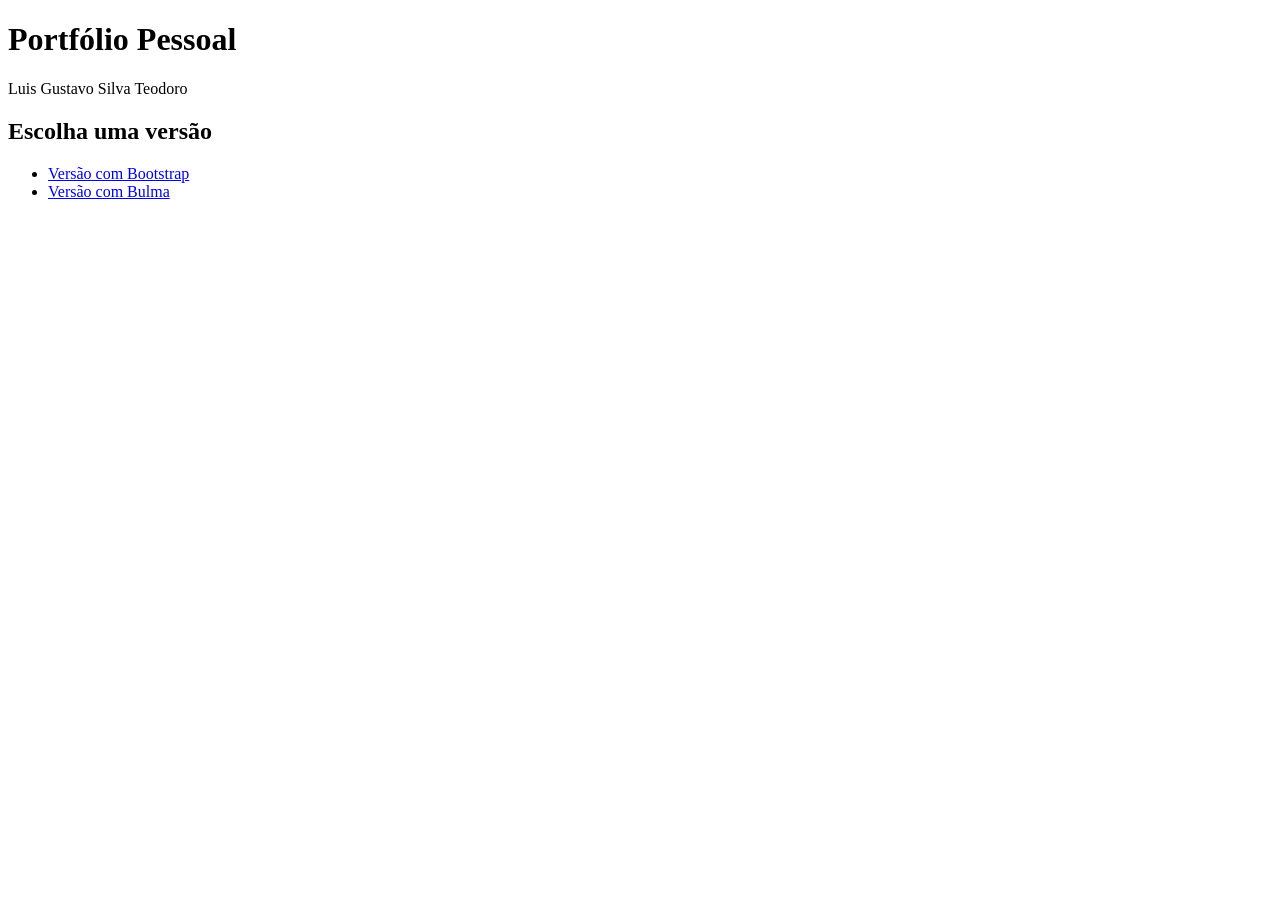
<file: index.html>
<!DOCTYPE html>
<html lang="pt-BR">
<head>
    <meta charset="UTF-8">
    <meta name="viewport" content="width=device-width, initial-scale=1.0">
    <meta name="description" content="Página inicial das versões do portfólio pessoal.">
    <title>Portfólio Pessoal — Escolha a versão</title>
</head>
<body>
    <main>
        <h1>Portfólio Pessoal</h1>
        <p>Luis Gustavo Silva Teodoro</p>

        <h2>Escolha uma versão</h2>
        <ul>
            <li>
                <a href="bootstrap/index.html">Versão com Bootstrap</a>
            </li>
            <li>
                <a href="outro-framework/index.html">Versão com Bulma</a>
            </li>
        </ul>
    </main>
</body>
</html>
</file>
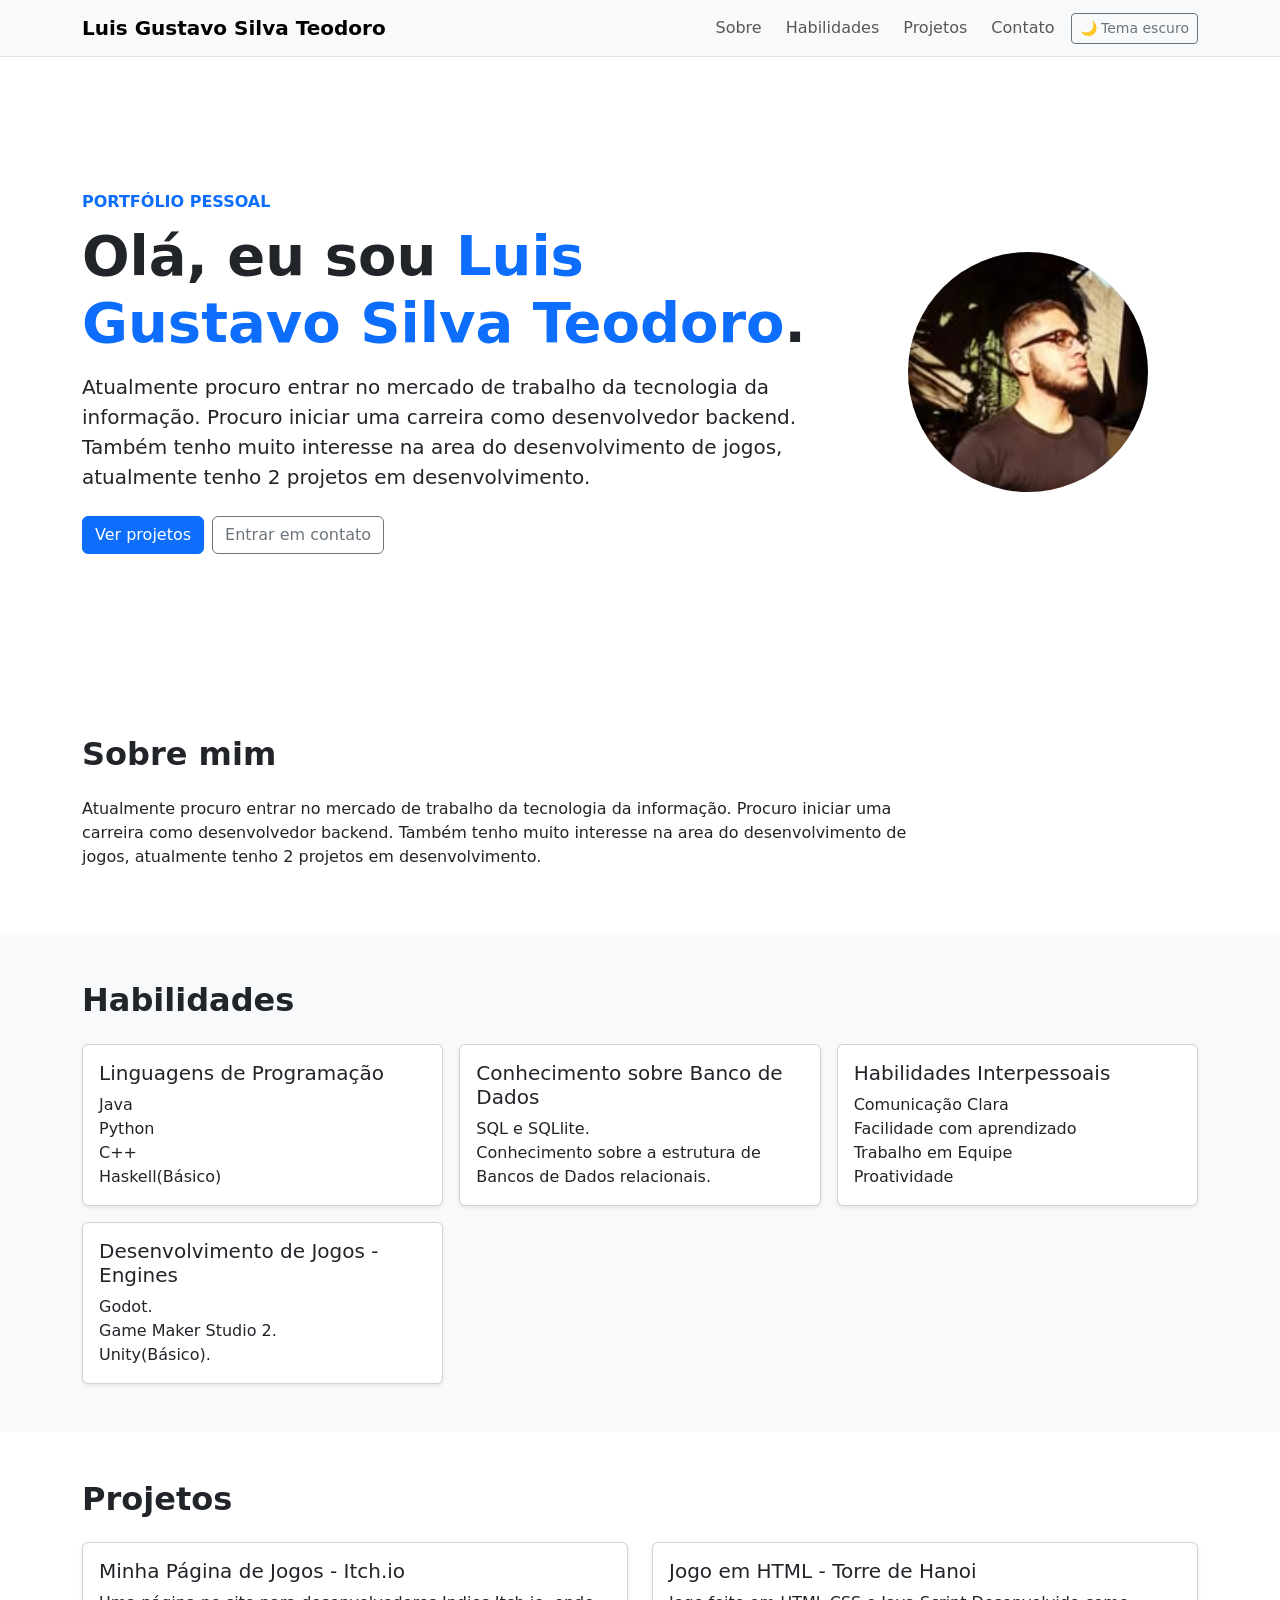
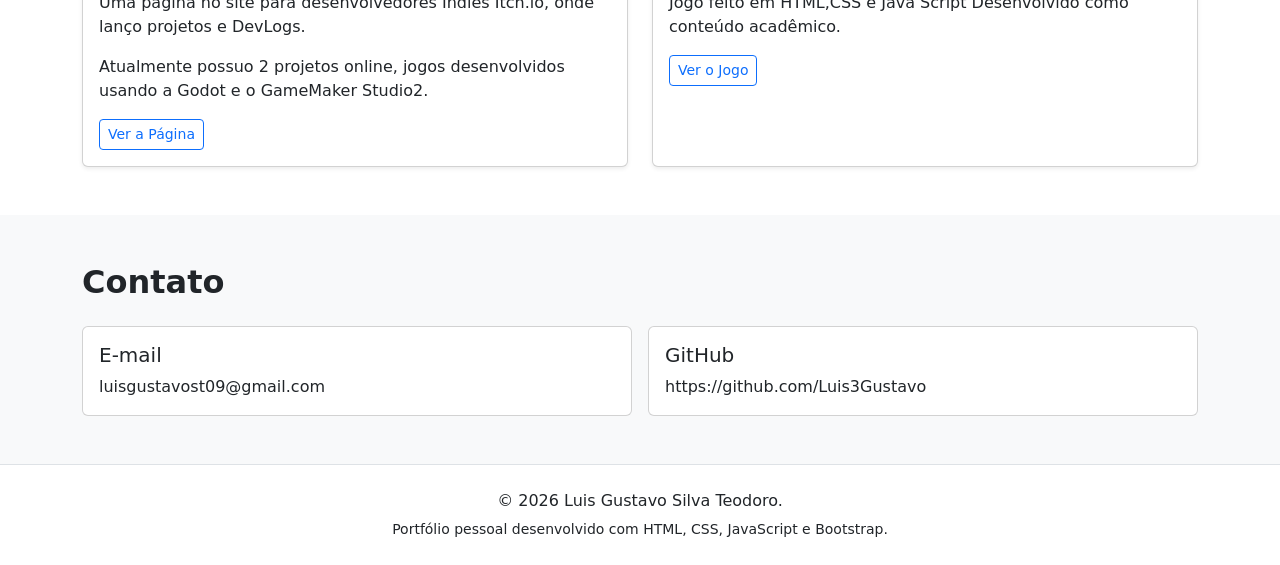
<file: bootstrap/index.html>
<!DOCTYPE html>
<html lang="pt-BR">
<head>
    <meta charset="UTF-8">
    <meta name="viewport" content="width=device-width, initial-scale=1.0">
    <meta name="description" content="Página pessoal e portfólio de ESCREVA SEU NOME AQUI.">
    <title>Luis Gustavo Silva Teodoro | Portfólio</title>

    <!-- Bootstrap 5.3 -->
    <link href="https://cdn.jsdelivr.net/npm/bootstrap@5.3.8/dist/css/bootstrap.min.css" rel="stylesheet">

    <link rel="stylesheet" href="assets/css/style.css">
</head>
<body data-bs-theme="light">

<header class="sticky-top">
    <nav class="navbar navbar-expand-lg bg-body-tertiary border-bottom">
        <div class="container">
            <a class="navbar-brand fw-bold" href="#inicio">Luis Gustavo Silva Teodoro</a>

            <button class="navbar-toggler" type="button" data-bs-toggle="collapse"
                    data-bs-target="#menuPrincipal" aria-controls="menuPrincipal"
                    aria-expanded="false" aria-label="Abrir menu">
                <span class="navbar-toggler-icon"></span>
            </button>

            <div class="collapse navbar-collapse" id="menuPrincipal">
                <ul class="navbar-nav ms-auto align-items-lg-center gap-lg-2">
                    <li class="nav-item"><a class="nav-link" href="#sobre">Sobre</a></li>
                    <li class="nav-item"><a class="nav-link" href="#habilidades">Habilidades</a></li>
                    <li class="nav-item"><a class="nav-link" href="#projetos">Projetos</a></li>
                    <li class="nav-item"><a class="nav-link" href="#contato">Contato</a></li>
                    <li class="nav-item">
                        <button id="themeToggle" class="btn btn-outline-secondary btn-sm" type="button">
                            🌙 Tema escuro
                        </button>
                    </li>
                </ul>
            </div>
        </div>
    </nav>
</header>

<main id="inicio">
    <section class="hero-section py-5">
        <div class="container py-lg-5">
            <div class="row align-items-center g-5">
                <div class="col-lg-8">
                    <p class="text-primary fw-semibold mb-2">PORTFÓLIO PESSOAL</p>
                    <h1 class="display-4 fw-bold">Olá, eu sou <span class="text-primary">Luis Gustavo Silva Teodoro</span>.</h1>
                    <p class="lead mt-3">
                        Atualmente procuro entrar no mercado de trabalho da tecnologia da informação. Procuro
                        iniciar uma carreira como desenvolvedor backend. Também tenho muito interesse na area 
                        do desenvolvimento de jogos, atualmente tenho 2 projetos em desenvolvimento.
                    </p>
                    <div class="d-flex flex-wrap gap-2 mt-4">
                        <a href="#projetos" class="btn btn-primary">Ver projetos</a>
                        <a href="#contato" class="btn btn-outline-secondary">Entrar em contato</a>
                    </div>
                </div>

                <div class="col-lg-4 text-center">
                    <img src="assets/img/perfil.jpg" alt="Foto de Perfil" class="profile-image mx-auto">
                </div>
            </div>
        </div>
    </section>

    <section id="sobre" class="py-5">
        <div class="container">
            <div class="section-heading mb-4">
                <h2 class="fw-bold">Sobre mim</h2>
            </div>
            <div class="row">
                <div class="col-lg-9">
                    <p>
                        Atualmente procuro entrar no mercado de trabalho da tecnologia da informação. Procuro
                        iniciar uma carreira como desenvolvedor backend. Também tenho muito interesse na area 
                        do desenvolvimento de jogos, atualmente tenho 2 projetos em desenvolvimento.                            
                    </p>
                </div>
            </div>
        </div>
    </section>

    <section id="habilidades" class="py-5 bg-body-tertiary">
        <div class="container">
            <div class="section-heading mb-4">
                <h2 class="fw-bold">Habilidades</h2>
            </div>

            <div class="row g-3">
                <div class="col-md-4">
                    <div class="card h-100 shadow-sm">
                        <div class="card-body">
                            <h3 class="h5">Linguagens de Programação</h3>
                            <p class="mb-0">Java</p>
                            <p class="mb-0">Python</p>
                            <p class="mb-0">C++</p>
                            <p class="mb-0">Haskell(Básico)</p>

                        </div>
                    </div>
                </div>

                <div class="col-md-4">
                    <div class="card h-100 shadow-sm">
                        <div class="card-body">
                            <h3 class="h5">Conhecimento sobre Banco de Dados</h3>
                            <p class="mb-0">SQL e SQLlite.</p>
                            <p class="mb-0">Conhecimento sobre a estrutura de Bancos de Dados relacionais.</p>
                        </div>
                    </div>
                </div>

                <div class="col-md-4">
                    <div class="card h-100 shadow-sm">
                        <div class="card-body">
                            <h3 class="h5">Habilidades Interpessoais</h3>
                            <p class="mb-0">Comunicação Clara</p>
                            <p class="mb-0">Facilidade com aprendizado</p>
                            <p class="mb-0">Trabalho em Equipe</p>
                            <p class="mb-0">Proatividade</p>
                        </div>
                    </div>
                </div>

                <div class="col-md-4">
                    <div class="card h-100 shadow-sm">
                        <div class="card-body">
                            <h3 class="h5">Desenvolvimento de Jogos - Engines</h3>
                            <p class="mb-0">Godot.</p>
                            <p class="mb-0">Game Maker Studio 2.</p>
                            <p class="mb-0">Unity(Básico).</p>
                        </div>
                    </div>
                </div>
            </div>
        </div>
    </section>

    <section id="projetos" class="py-5">
        <div class="container">
            <div class="section-heading mb-4">
                <h2 class="fw-bold">Projetos</h2>
            </div>

            <div class="row g-4">
                <div class="col-lg-6">
                    <article class="card h-100 shadow-sm">
                        <div class="card-body">
                            <h3 class="h5">Minha Página de Jogos - Itch.io</h3>
                            <p>Uma página no site para desenvolvedores Indies Itch.io, onde lanço projetos e DevLogs.</p>
                            <p>Atualmente possuo 2 projetos online, jogos desenvolvidos usando a Godot e o GameMaker Studio2.</p>
                            <a href="https://diabetic-devil.itch.io/" class="btn btn-sm btn-outline-primary">Ver a Página</a>
                        </div>
                    </article>
                </div>

                <div class="col-lg-6">
                    <article class="card h-100 shadow-sm">
                        <div class="card-body">
                            <h3 class="h5">Jogo em HTML - Torre de Hanoi</h3>
                            <p>Jogo feito em HTML,CSS e Java Script Desenvolvido como conteúdo acadêmico.</p>
                            <a href="https://luis3gustavo.github.io/Torre_Hanoi/" class="btn btn-sm btn-outline-primary">Ver o Jogo</a>
                        </div>
                    </article>
                </div>
            </div>
        </div>
    </section>

    <section id="contato" class="py-5 bg-body-tertiary">
        <div class="container">
            <div class="section-heading mb-4">
                <h2 class="fw-bold">Contato</h2>
            </div>

            <div class="row g-3">
                <div class="col-md-6">
                    <div class="card h-100">
                        <div class="card-body">
                            <h3 class="h5">E-mail</h3>
                            <p class="mb-0">luisgustavost09@gmail.com</p>
                        </div>
                    </div>
                </div>

                <div class="col-md-6">
                    <div class="card h-100">
                        <div class="card-body">
                            <h3 class="h5">GitHub</h3>
                            <p class="mb-0">https://github.com/Luis3Gustavo</p>
                        </div>
                    </div>
                </div>
            </div>
        </div>
    </section>
</main>

<footer class="py-4 border-top">
    <div class="container text-center">
        <p class="mb-1">&copy; 2026 Luis Gustavo Silva Teodoro.</p>
        <small>Portfólio pessoal desenvolvido com HTML, CSS, JavaScript e Bootstrap.</small>
    </div>
</footer>

<script src="https://cdn.jsdelivr.net/npm/bootstrap@5.3.8/dist/js/bootstrap.bundle.min.js"></script>
<script src="assets/js/script.js"></script>
</body>
</html>
</file>
<file: bootstrap/assets/css/style.css>
:root {
    --portfolio-max-width: 1140px;
}

html {
    scroll-behavior: smooth;
    scroll-padding-top: 76px;
}

body {
    min-height: 100vh;
}

.hero-section {
    min-height: 70vh;
    display: flex;
    align-items: center;
}


.profile-image {
    width: 240px;
    height: 240px;
    object-fit: cover;
    border-radius: 50%;
    display: block;
    margin-left: auto;
    margin-right: auto;
}

.project-image {
    min-height: 180px;
}

.section-heading h2 {
    margin-bottom: 0;
}

.card {
    transition: transform 0.2s ease, box-shadow 0.2s ease;
}

.card:hover {
    transform: translateY(-3px);
}

@media (max-width: 575.98px) {
    .hero-section {
        min-height: auto;
    }

    .profile-image {
        width: 190px;
        height: 190px;
    }
}
</file>
